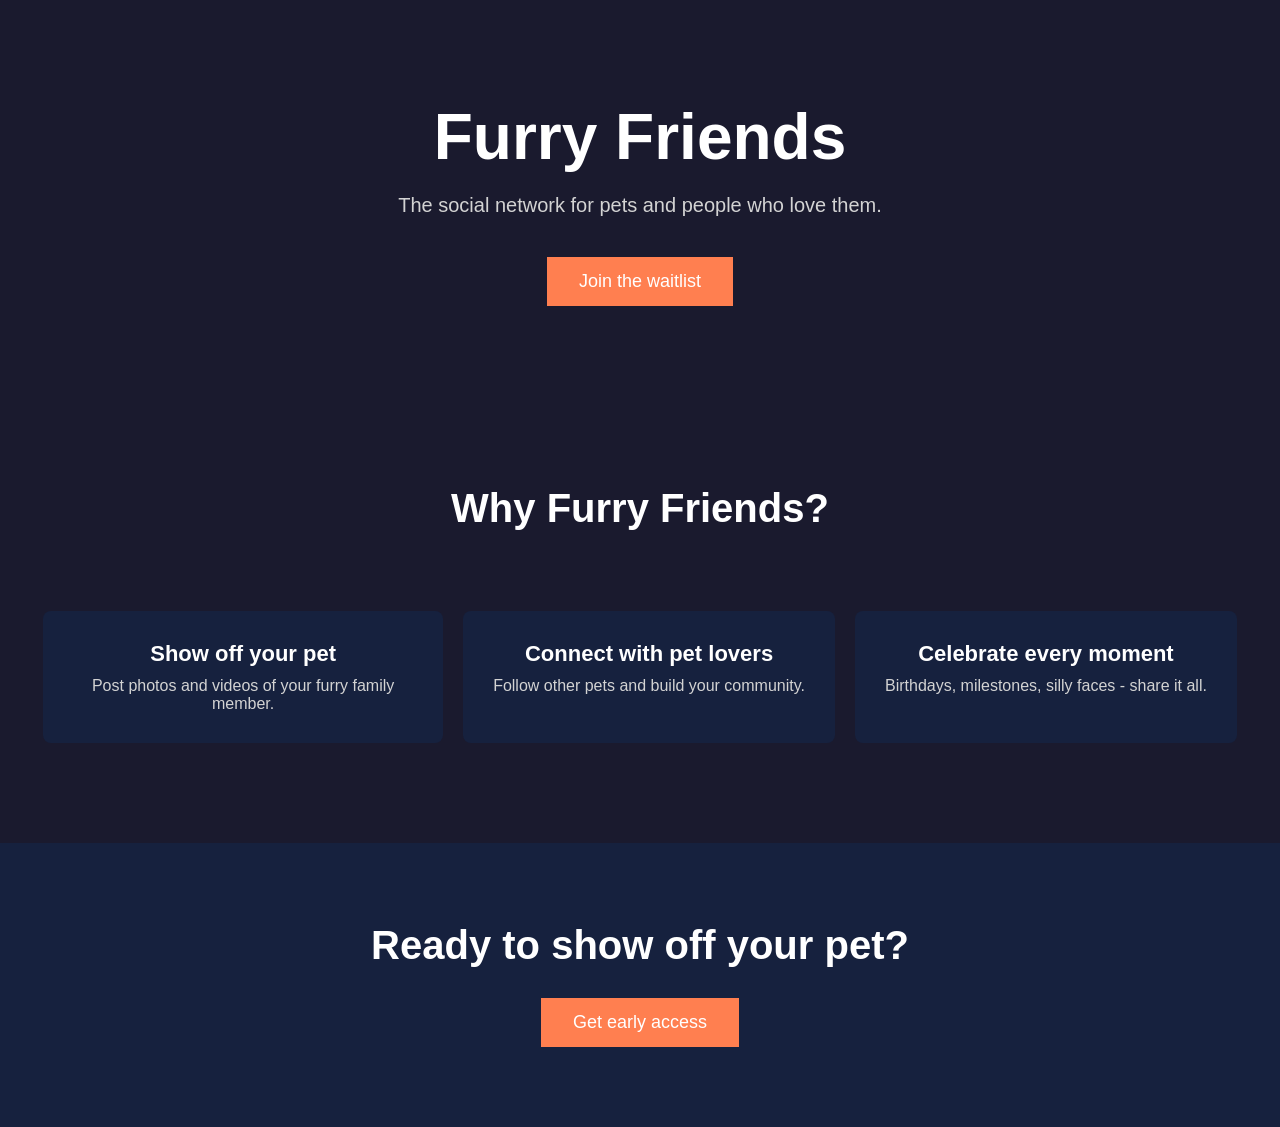
<file: index.html>
<!DOCTYPE html>
<html lang="en">
    <head>
        <meta charset="UTF-8">
        <title>Furry Friends</title>
        <link rel="stylesheet" href="style.css">
    </head>
    <body>
        <section id="hero">
            <h1>Furry Friends</h1>
            <p>The social network for pets and people who love them.</p>
            <button>Join the waitlist</button>
        </section>
        
        <section id="features">
            <h2>Why Furry Friends?</h2>
            <div class="feature-grid">
                <div class="feature">
                    <h3>Show off your pet</h3>
                    <p>Post photos and videos of your furry family member.</p>
                </div>
                <div class="feature">
                    <h3>Connect with pet lovers</h3>
                    <p>Follow other pets and build your community.</p>
                </div>
                <div class="feature">
                    <h3>Celebrate every moment</h3>
                    <p>Birthdays, milestones, silly faces - share it all.</p>
                </div>
            </div>
            
        </section>
        <section id="cta">
            <h2>Ready to show off your pet?</h2>
            <button>Get early access</button>
        </section>
    </body>
</html>
</file>
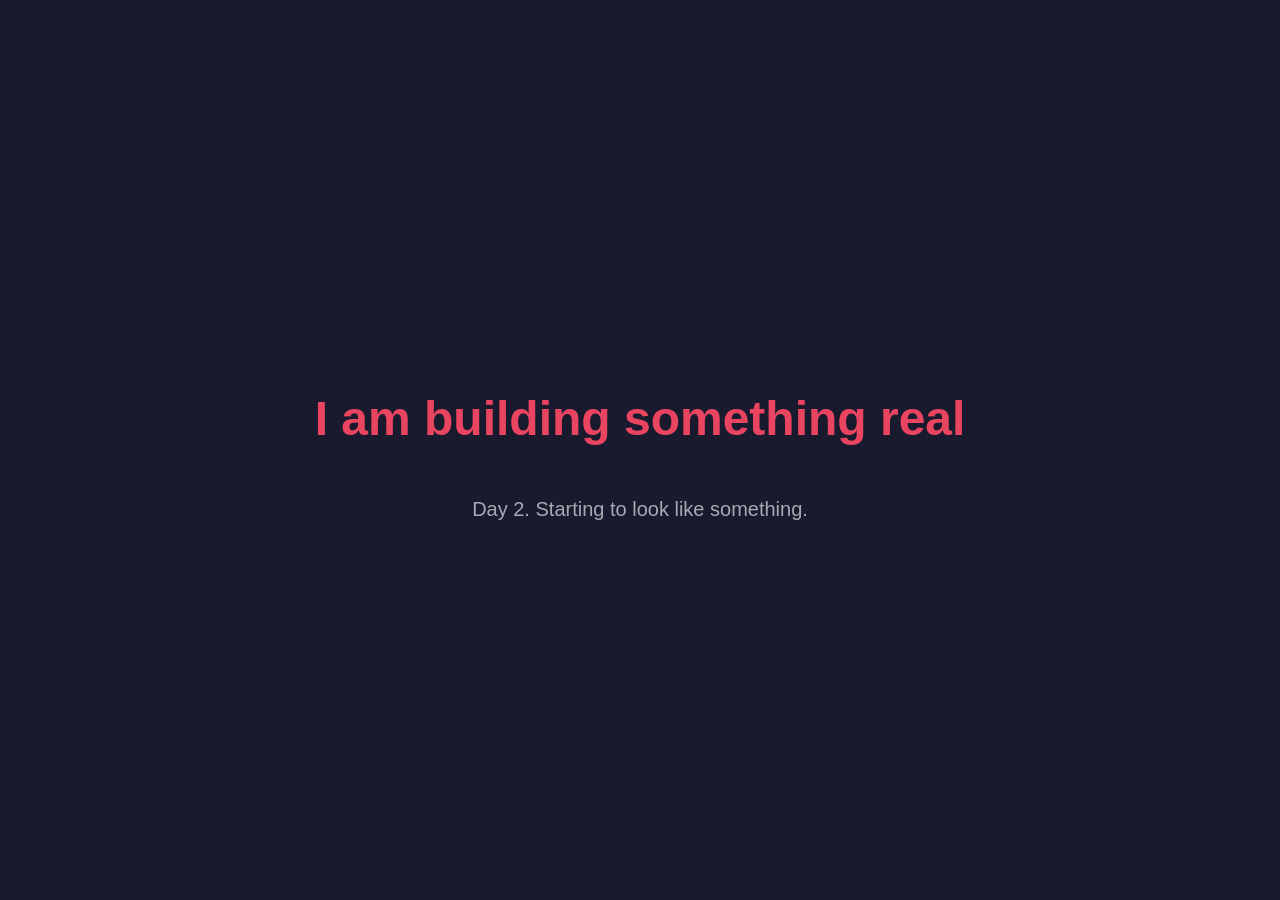
<file: index_2.html>
<!DOCTYPE  html> 
<html>
    <head>
        <title>Adrian's App Journey</title>
        <style>
            body {
                background-color: #1a1a2e;
                color: #ffffff;
                font-family: Arial, sans-serif;
                display: flex;
                flex-direction: column;
                align-items: center;
                justify-content: center;
                height: 100vh;
                margin:0;
            }

            h1 {
                font-size: 48px;
                color: #e94560;
            }

            p {
                font-size: 20px;
                color: #a8a8b3;

            }

        </style>
    </head>
    <body>
        <h1>I am building something real</h1>
        <p>Day 2. Starting to look like something.</p>
    </body>
</html>
</file>
<file: style.css>
*{
    margin: 0;
    padding: 0;
    box-sizing: border-box;
}

body{
    font-family: Arial, Helvetica, sans-serif;
    background-color: #1a1a2e;
    color:white
}

#hero{
    text-align: center;
    padding: 100px 20px;
}

#hero h1{
    font-size: 64px;
    margin-bottom: 20px;
}

#hero p {
    font-size: 20px;
    margin-bottom: 40px;
    color: lightgray;
}

#hero button{
    background-color: coral;
    color: white;
    padding: 14px 32px;
    border: none;
    font-size: 18px;
    cursor: pointer;
}

#features {
    text-align: center;
    padding: 80px 20px;
    display: flex;
    flex-direction: column;
    align-items: center;
    gap: 20px;
}

#features h2{
    font-size: 40px;
    margin-bottom: 40px;
}

#cta {
    text-align: center;
    padding: 80px 20px;
    background-color: #16213e;
}

#cta h2 {
    font-size:40px;
    margin-bottom:30px;
}

#cta button{
    background-color: coral;
    color: white;
    padding: 14px 32px;
    border: none;
    font-size: 18px;
    cursor:pointer; 
}

.feature {
    background-color: #16213e;
    padding: 30px;
    margin: 20px auto;
    max-width: 400px;
    border-radius: 8px;
}

.feature h3 {
    font-size: 22px;
    margin-bottom: 10px;
}

.feature p {
    color: lightgrey;
    font-size: 16px;
}

.feature-grid {
    display: flex;
    justify-content: center;
    gap: 20px;
}

#hero button:hover {
    background-color: #e8604a;
    cursor: pointer;
}

#cta button:hover {
    background-color: #e8604a;
    cursor: pointer;
}
</file>
